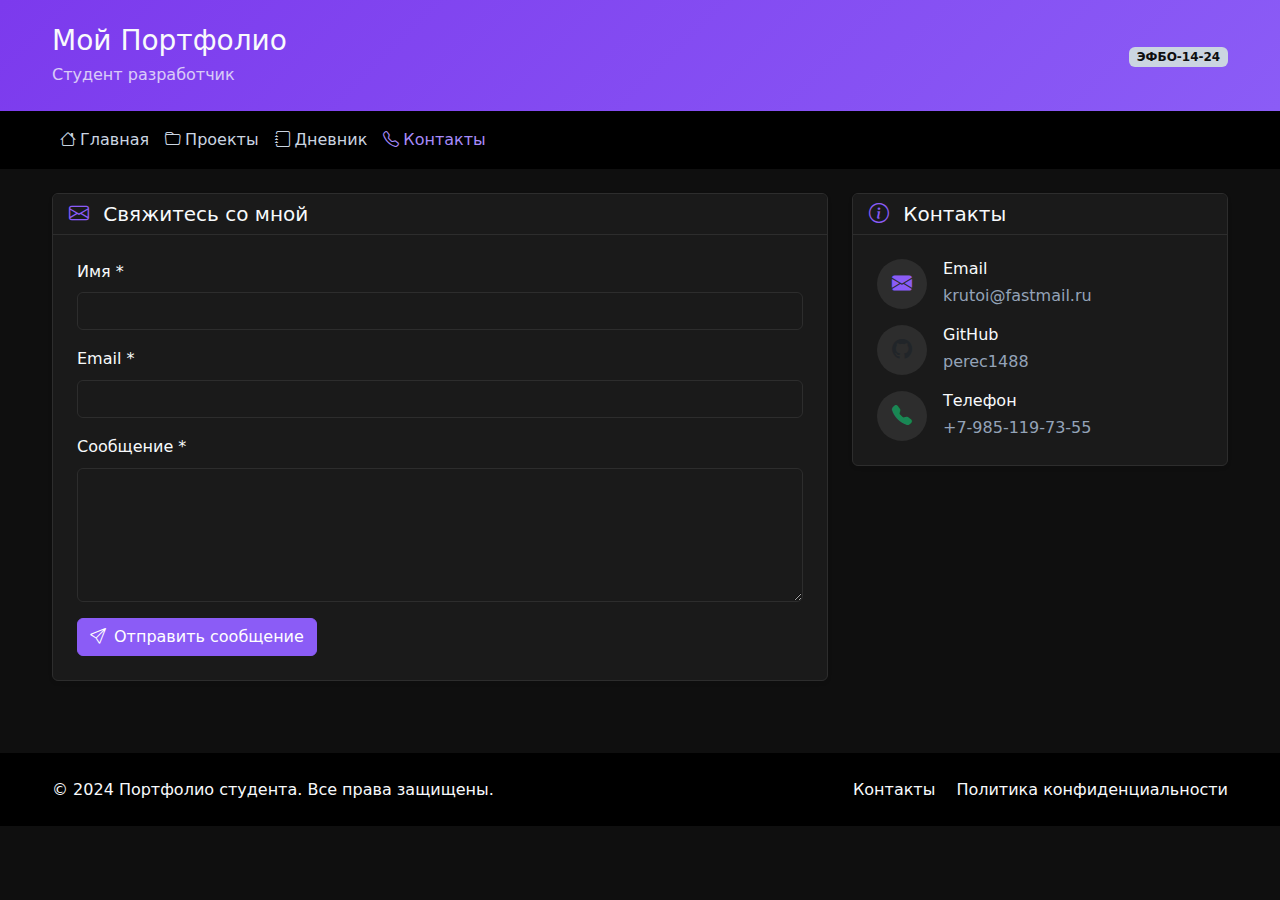
<file: pages/contacts.html>
<!DOCTYPE html>
<html lang="ru">
<head>
    <meta charset="UTF-8">
    <meta name="viewport" content="width=device-width, initial-scale=1.0">
    <title>Контакты - Портфолио</title>
    <link href="https://cdn.jsdelivr.net/npm/bootstrap@5.3.2/dist/css/bootstrap.min.css" rel="stylesheet">
    <link rel="stylesheet" href="https://cdn.jsdelivr.net/npm/bootstrap-icons@1.11.1/font/bootstrap-icons.css">
    <link rel="stylesheet" href="../style.css">
</head>
<body>
    <div class="container-fluid p-0">
        <header class="bg-primary text-white py-4">
            <div class="container">
                <div class="row align-items-center">
                    <div class="col">
                        <h1 class="h3 mb-1">Мой Портфолио</h1>
                        <p class="mb-0 opacity-75">Студент разработчик</p>
                    </div>
                    <div class="col-auto">
                        <span class="badge bg-light text-primary">ЭФБО-14-24</span>
                    </div>
                </div>
            </div>
        </header>
        
        <nav class="navbar navbar-expand-lg navbar-dark bg-dark">
            <div class="container">
                <button class="navbar-toggler" type="button" data-bs-toggle="collapse" data-bs-target="#navbarNav">
                    <span class="navbar-toggler-icon"></span>
                </button>
                <div class="collapse navbar-collapse" id="navbarNav">
                    <ul class="navbar-nav">
                        <li class="nav-item">
                            <a class="nav-link" href="../index.html">
                                <i class="bi bi-house me-1"></i>Главная
                            </a>
                        </li>
                        <li class="nav-item">
                            <a class="nav-link" href="project.html">
                                <i class="bi bi-folder me-1"></i>Проекты
                            </a>
                        </li>
                        <li class="nav-item">
                            <a class="nav-link" href="diary.html">
                                <i class="bi bi-journal me-1"></i>Дневник
                            </a>
                        </li>
                        <li class="nav-item">
                            <a class="nav-link active" href="contacts.html">
                                <i class="bi bi-telephone me-1"></i>Контакты
                            </a>
                        </li>
                    </ul>
                </div>
            </div>
        </nav>

        <main class="container my-4">
            <div class="row">
                <div class="col-lg-8 mb-4">
                    <div class="card shadow-sm contact-card">
                        <div class="card-header bg-light">
                            <h3 class="card-title h5 mb-0">
                                <i class="bi bi-envelope text-primary me-2"></i>
                                Свяжитесь со мной
                            </h3>
                        </div>
                        <div class="card-body p-4">
                            <form id="contactForm" novalidate>
                                <div class="mb-3">
                                    <label for="name" class="form-label">Имя *</label>
                                    <input type="text" class="form-control" id="name" required>
                                    <div class="invalid-feedback">
                                        Введите ваше имя.
                                    </div>
                                </div>
                                
                                <div class="mb-3">
                                    <label for="email" class="form-label">Email *</label>
                                    <input type="email" class="form-control" id="email" required>
                                    <div class="invalid-feedback">
                                        Введите корректный email адрес.
                                    </div>
                                </div>
                                
                                <div class="mb-3">
                                    <label for="message" class="form-label">Сообщение *</label>
                                    <textarea class="form-control" id="message" rows="5" required></textarea>
                                    <div class="invalid-feedback">
                                        Введите ваше сообщение.
                                    </div>
                                </div>
                                
                                <button type="submit" class="btn btn-primary">
                                    <i class="bi bi-send me-2"></i>Отправить сообщение
                                </button>
                            </form>
                        </div>
                    </div>
                </div>

                <div class="col-lg-4">
                    <div class="card shadow-sm contact-card">
                        <div class="card-header bg-light">
                            <h3 class="card-title h5 mb-0">
                                <i class="bi bi-info-circle text-primary me-2"></i>
                                Контакты
                            </h3>
                        </div>
                        <div class="card-body p-4">
                            <div class="d-flex align-items-center mb-3">
                                <div class="contact-icon me-3">
                                    <i class="bi bi-envelope-fill text-primary"></i>
                                </div>
                                <div>
                                    <h6 class="mb-1">Email</h6>
                                    <p class="mb-0 text-muted">krutoi@fastmail.ru</p>
                                </div>
                            </div>
                            
                            <div class="d-flex align-items-center mb-3">
                                <div class="contact-icon me-3">
                                    <i class="bi bi-github text-dark"></i>
                                </div>
                                <div>
                                    <h6 class="mb-1">GitHub</h6>
                                    <p class="mb-0 text-muted">perec1488</p>
                                </div>
                            </div>
                        
                            <div class="d-flex align-items-center">
                                <div class="contact-icon me-3">
                                    <i class="bi bi-telephone-fill text-success"></i>
                                </div>
                                <div>
                                    <h6 class="mb-1">Телефон</h6>
                                    <p class="mb-0 text-muted">+7-985-119-73-55</p>
                                </div>
                            </div>
                        </div>
                    </div>
                </div>
            </div>
        </main>

        <footer class="bg-dark text-white py-4 mt-5">
            <div class="container">
                <div class="row align-items-center">
                    <div class="col-md-6">
                        <p class="mb-0">&copy; 2024 Портфолио студента. Все права защищены.</p>
                    </div>
                    <div class="col-md-6 text-md-end">
                        <a href="contacts.html" class="text-white text-decoration-none me-3">Контакты</a>
                        <a href="#" class="text-white text-decoration-none">Политика конфиденциальности</a>
                    </div>
                </div>
            </div>
        </footer>
    </div>

    <script src="https://cdn.jsdelivr.net/npm/bootstrap@5.3.2/dist/js/bootstrap.bundle.min.js"></script>
    <script>
        document.addEventListener('DOMContentLoaded', function() {
            const form = document.getElementById('contactForm');

            form.addEventListener('submit', function(event) {
                event.preventDefault();
                event.stopPropagation();

                if (form.checkValidity()) {
                    alert('Сообщение отправлено! Я свяжусь с вами в ближайшее время.');
                    form.reset();
                    form.classList.remove('was-validated');
                    
                    const inputs = form.querySelectorAll('input, textarea');
                    inputs.forEach(input => {
                        input.classList.remove('is-valid', 'is-invalid');
                    });
                } else {
                    alert('Пожалуйста, заполните все обязательные поля корректно.');
                }

                form.classList.add('was-validated');
            });

            const inputs = form.querySelectorAll('input, textarea');
            inputs.forEach(input => {
                input.addEventListener('input', function() {
                    if (this.checkValidity()) {
                        this.classList.remove('is-invalid');
                        this.classList.add('is-valid');
                    } else {
                        this.classList.remove('is-valid');
                        this.classList.add('is-invalid');
                    }
                });
            });
        });
    </script>
</body>
</html>
</file>
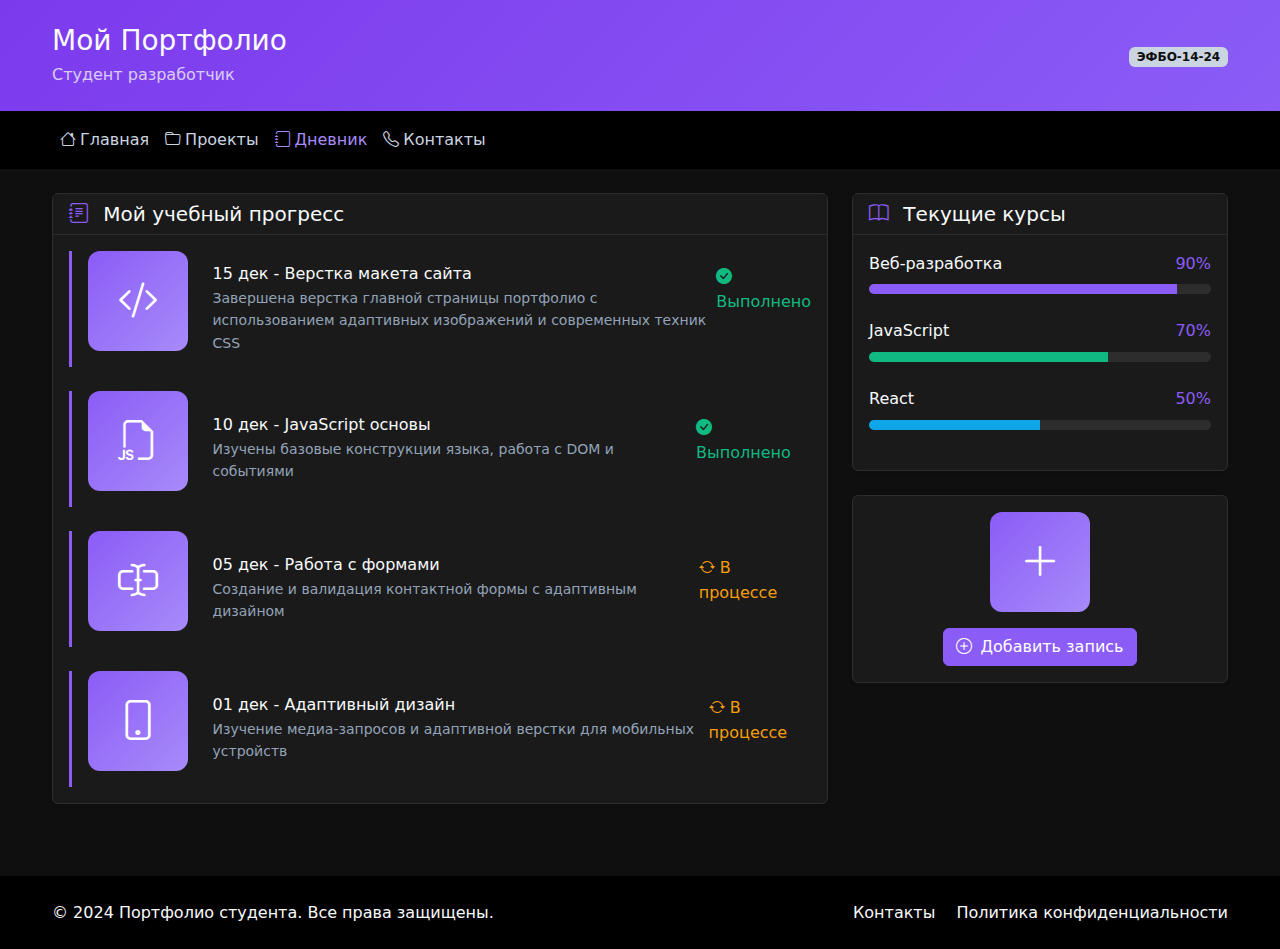
<file: pages/diary.html>
<!DOCTYPE html>
<html lang="ru">
<head>
    <meta charset="UTF-8">
    <meta name="viewport" content="width=device-width, initial-scale=1.0">
    <title>Дневник - Портфолио</title>
    <link href="https://cdn.jsdelivr.net/npm/bootstrap@5.3.2/dist/css/bootstrap.min.css" rel="stylesheet">
    <link rel="stylesheet" href="https://cdn.jsdelivr.net/npm/bootstrap-icons@1.11.1/font/bootstrap-icons.css">
    <link rel="stylesheet" href="../style.css">
</head>
<body>
    <div class="container-fluid p-0">
        <header class="bg-primary text-white py-4">
            <div class="container">
                <div class="row align-items-center">
                    <div class="col">
                        <h1 class="h3 mb-1">Мой Портфолио</h1>
                        <p class="mb-0 opacity-75">Студент разработчик</p>
                    </div>
                    <div class="col-auto">
                        <span class="badge bg-light text-primary">ЭФБО-14-24</span>
                    </div>
                </div>
            </div>
        </header>

        <nav class="navbar navbar-expand-lg navbar-dark bg-dark">
            <div class="container">
                <button class="navbar-toggler" type="button" data-bs-toggle="collapse" data-bs-target="#navbarNav">
                    <span class="navbar-toggler-icon"></span>
                </button>
                <div class="collapse navbar-collapse" id="navbarNav">
                    <ul class="navbar-nav">
                        <li class="nav-item">
                            <a class="nav-link" href="../index.html">
                                <i class="bi bi-house me-1"></i>Главная
                            </a>
                        </li>
                        <li class="nav-item">
                            <a class="nav-link" href="project.html">
                                <i class="bi bi-folder me-1"></i>Проекты
                            </a>
                        </li>
                        <li class="nav-item">
                            <a class="nav-link active" href="diary.html">
                                <i class="bi bi-journal me-1"></i>Дневник
                            </a>
                        </li>
                        <li class="nav-item">
                            <a class="nav-link" href="contacts.html">
                                <i class="bi bi-telephone me-1"></i>Контакты
                            </a>
                        </li>
                    </ul>
                </div>
            </div>
        </nav>

        <main class="container my-4">
            <div class="row">
                <div class="col-lg-8 mb-4">
                    <div class="card shadow-sm">
                        <div class="card-header bg-light">
                            <h3 class="card-title h5 mb-0">
                                <i class="bi bi-journal-text text-primary me-2"></i>
                                Мой учебный прогресс
                            </h3>
                        </div>
                        <div class="card-body">
                            <div class="diary-item mb-4">
                                <div class="row align-items-center">
                                    <div class="col-md-2 mb-3 mb-md-0 text-center">
                                        <div class="diary-icon">
                                            <i class="bi bi-code-slash"></i>
                                        </div>
                                    </div>
                                    <div class="col-md-10">
                                        <div class="d-flex justify-content-between align-items-start">
                                            <div>
                                                <h6 class="mb-1">15 дек - Верстка макета сайта</h6>
                                                <p class="text-muted small mb-0">Завершена верстка главной страницы портфолио с использованием адаптивных изображений и современных техник CSS</p>
                                            </div>
                                            <span class="status-completed">
                                                <i class="bi bi-check-circle-fill"></i> Выполнено
                                            </span>
                                        </div>
                                    </div>
                                </div>
                            </div>

                            <div class="diary-item mb-4">
                                <div class="row align-items-center">
                                    <div class="col-md-2 mb-3 mb-md-0 text-center">
                                        <div class="diary-icon">
                                            <i class="bi bi-filetype-js"></i>
                                        </div>
                                    </div>
                                    <div class="col-md-10">
                                        <div class="d-flex justify-content-between align-items-start">
                                            <div>
                                                <h6 class="mb-1">10 дек - JavaScript основы</h6>
                                                <p class="text-muted small mb-0">Изучены базовые конструкции языка, работа с DOM и событиями</p>
                                            </div>
                                            <span class="status-completed">
                                                <i class="bi bi-check-circle-fill"></i> Выполнено
                                            </span>
                                        </div>
                                    </div>
                                </div>
                            </div>

                            <div class="diary-item mb-4">
                                <div class="row align-items-center">
                                    <div class="col-md-2 mb-3 mb-md-0 text-center">
                                        <div class="diary-icon">
                                            <i class="bi bi-input-cursor-text"></i>
                                        </div>
                                    </div>
                                    <div class="col-md-10">
                                        <div class="d-flex justify-content-between align-items-start">
                                            <div>
                                                <h6 class="mb-1">05 дек - Работа с формами</h6>
                                                <p class="text-muted small mb-0">Создание и валидация контактной формы с адаптивным дизайном</p>
                                            </div>
                                            <span class="status-in-progress">
                                                <i class="bi bi-arrow-repeat"></i> В процессе
                                            </span>
                                        </div>
                                    </div>
                                </div>
                            </div>

                            <div class="diary-item">
                                <div class="row align-items-center">
                                    <div class="col-md-2 mb-3 mb-md-0 text-center">
                                        <div class="diary-icon">
                                            <i class="bi bi-phone"></i>
                                        </div>
                                    </div>
                                    <div class="col-md-10">
                                        <div class="d-flex justify-content-between align-items-start">
                                            <div>
                                                <h6 class="mb-1">01 дек - Адаптивный дизайн</h6>
                                                <p class="text-muted small mb-0">Изучение медиа-запросов и адаптивной верстки для мобильных устройств</p>
                                            </div>
                                            <span class="status-in-progress">
                                                <i class="bi bi-arrow-repeat"></i> В процессе
                                            </span>
                                        </div>
                                    </div>
                                </div>
                            </div>
                        </div>
                    </div>
                </div>

                <div class="col-lg-4">
                    <div class="card shadow-sm">
                        <div class="card-header bg-light">
                            <h3 class="card-title h5 mb-0">
                                <i class="bi bi-book text-primary me-2"></i>
                                Текущие курсы
                            </h3>
                        </div>
                        <div class="card-body">
                            <div class="mb-4">
                                <div class="d-flex justify-content-between mb-2">
                                    <span class="fw-medium">Веб-разработка</span>
                                    <span class="text-primary">90%</span>
                                </div>
                                <div class="progress">
                                    <div class="progress-bar bg-primary" style="width: 90%"></div>
                                </div>
                            </div>

                            <div class="mb-4">
                                <div class="d-flex justify-content-between mb-2">
                                    <span class="fw-medium">JavaScript</span>
                                    <span class="text-primary">70%</span>
                                </div>
                                <div class="progress">
                                    <div class="progress-bar bg-success" style="width: 70%"></div>
                                </div>
                            </div>

                            <div class="mb-4">
                                <div class="d-flex justify-content-between mb-2">
                                    <span class="fw-medium">React</span>
                                    <span class="text-primary">50%</span>
                                </div>
                                <div class="progress">
                                    <div class="progress-bar bg-info" style="width: 50%"></div>
                                </div>
                            </div>
                        </div>
                    </div>

                    <div class="card shadow-sm mt-4">
                        <div class="card-body text-center">
                            <div class="diary-icon mx-auto mb-3">
                                <i class="bi bi-plus-lg"></i>
                            </div>
                            <button class="btn btn-primary" onclick="alert('Функция добавления записи будет реализована в следующем обновлении')">
                                <i class="bi bi-plus-circle me-2"></i>Добавить запись
                            </button>
                        </div>
                    </div>
                </div>
            </div>
        </main>

        <footer class="bg-dark text-white py-4 mt-5">
            <div class="container">
                <div class="row align-items-center">
                    <div class="col-md-6">
                        <p class="mb-0">&copy; 2024 Портфолио студента. Все права защищены.</p>
                    </div>
                    <div class="col-md-6 text-md-end">
                        <a href="contacts.html" class="text-white text-decoration-none me-3">Контакты</a>
                        <a href="#" class="text-white text-decoration-none">Политика конфиденциальности</a>
                    </div>
                </div>
            </div>
        </footer>
    </div>

    <script src="https://cdn.jsdelivr.net/npm/bootstrap@5.3.2/dist/js/bootstrap.bundle.min.js"></script>
</body>
</html>
</file>
<file: style.css>
:root {
    --primary-color: #8b5cf6;
    --primary-dark: #7c3aed;
    --primary-light: #a78bfa;
    --bg-dark: #0f0f0f;
    --bg-card: #1a1a1a;
    --text-primary: #f8fafc;
    --text-secondary: #cbd5e1;
    --text-muted: #94a3b8;
    --border-color: #2d2d2d;
    --shadow: 0 4px 6px -1px rgba(139, 92, 246, 0.1);
    --radius: 12px;
    --transition: all 0.3s ease;
}

* {
    margin: 0;
    padding: 0;
    box-sizing: border-box;
}

body {
    font-family: 'Segoe UI', system-ui, sans-serif;
    line-height: 1.6;
    color: var(--text-primary);
    background-color: var(--bg-dark);
}

.container {
    max-width: 1200px;
    margin: 0 auto;
}

.responsive-img {
    width: 100%;
    height: auto;
    display: block;
}

.profile-img {
    width: 150px;
    height: 150px;
    object-fit: cover;
}

.project-img {
    width: 100%;
    height: 200px;
    object-fit: cover;
    transition: transform 0.3s ease;
    border-radius: var(--radius);
}

.project-img:hover {
    transform: scale(1.05);
}

.project-card {
    transition: transform 0.3s ease;
    background: var(--bg-card);
    border: 1px solid var(--border-color);
    color: var(--text-primary);
}

.project-card:hover {
    transform: translateY(-5px);
}

.filter-btn.active {
    background-color: var(--primary-color);
    color: white;
    border-color: var(--primary-color);
}

.btn-outline-primary {
    color: var(--primary-color);
    border-color: var(--primary-color);
}

.btn-outline-primary:hover {
    background-color: var(--primary-color);
    border-color: var(--primary-color);
    color: white;
}

.btn-primary {
    background-color: var(--primary-color);
    border-color: var(--primary-color);
    color: white;
}

.btn-primary:hover {
    background-color: var(--primary-dark);
    border-color: var(--primary-dark);
    color: white;
}

.progress {
    height: 10px;
    background-color: var(--border-color);
}

.diary-item {
    border-left: 3px solid var(--primary-color);
    padding-left: 1rem;
    color: var(--text-primary);
}

.status-completed {
    color: #10b981;
}

.status-in-progress {
    color: #f59e0b;
}

.diary-icon {
    width: 80px;
    height: 80px;
    display: flex;
    align-items: center;
    justify-content: center;
    background: linear-gradient(135deg, var(--primary-color), var(--primary-light));
    border-radius: 12px;
    margin-bottom: 1rem;
}

.diary-icon i {
    font-size: 2rem;
    color: white;
}

.contact-icon {
    width: 40px;
    height: 40px;
    display: flex;
    align-items: center;
    justify-content: center;
    border-radius: 50%;
    background-color: var(--border-color);
    transition: all 0.3s ease;
}

.contact-icon:hover {
    transform: scale(1.1);
    background-color: var(--primary-color);
}

.contact-icon:hover i {
    color: white !important;
}

.form-control {
    background-color: var(--bg-card);
    border: 1px solid var(--border-color);
    color: var(--text-primary);
}

.form-control:focus {
    background-color: var(--bg-card);
    border-color: var(--primary-color);
    color: var(--text-primary);
    box-shadow: 0 0 0 0.2rem rgba(139, 92, 246, 0.25);
}

.form-label {
    color: var(--text-primary);
}

.contact-card {
    transition: all 0.3s ease;
    background: var(--bg-card);
    border: 1px solid var(--border-color);
    color: var(--text-primary);
}

.contact-card:hover {
    transform: translateY(-2px);
}

.card {
    background: var(--bg-card);
    border: 1px solid var(--border-color);
    transition: var(--transition);
    color: var(--text-primary);
}

.card:hover {
    box-shadow: var(--shadow);
}

.card-header {
    background: var(--bg-card) !important;
    border-bottom: 1px solid var(--border-color);
    color: var(--text-primary);
}

.bg-light {
    background-color: var(--bg-card) !important;
    color: var(--text-primary);
}

.bg-primary {
    background: linear-gradient(135deg, var(--primary-dark), var(--primary-color)) !important;
}

.bg-dark {
    background: #000000 !important;
}

.text-primary {
    color: var(--primary-color) !important;
}

.text-white {
    color: var(--text-primary) !important;
}

.text-muted {
    color: var(--text-muted) !important;
}

.border-color {
    border-color: var(--border-color) !important;
}

.badge {
    font-size: 0.75rem;
}

.badge.bg-primary {
    background: var(--primary-color) !important;
    color: white;
}

.badge.bg-success {
    background: #10b981 !important;
    color: white;
}

.badge.bg-info {
    background: #0ea5e9 !important;
    color: white;
}

.badge.bg-warning {
    background: #f59e0b !important;
    color: white;
}

.badge.bg-light {
    background: var(--text-secondary) !important;
    color: var(--bg-dark) !important;
}

.progress-bar.bg-primary {
    background: var(--primary-color) !important;
}

.progress-bar.bg-success {
    background: #10b981 !important;
}

.progress-bar.bg-info {
    background: #0ea5e9 !important;
}

.progress-bar.bg-warning {
    background: #f59e0b !important;
}

.navbar-dark .nav-link {
    color: var(--text-secondary);
}

.navbar-dark .nav-link:hover,
.navbar-dark .nav-link.active {
    color: var(--primary-light);
}

.card-title {
    color: var(--text-primary);
}

.card-text {
    color: var(--text-primary);
}

h1, h2, h3, h4, h5, h6 {
    color: var(--text-primary);
}

p {
    color: var(--text-primary);
}

span {
    color: var(--text-primary);
}

small {
    color: var(--text-muted);
}

.modal-content {
    background: var(--bg-card);
    color: var(--text-primary);
}

.modal-header {
    border-bottom: 1px solid var(--border-color);
}

.modal-title {
    color: var(--text-primary);
}

@media (max-width: 768px) {
    .profile-img {
        width: 120px;
        height: 120px;
    }
    
    .project-img {
        height: 150px;
    }
    
    .diary-icon {
        width: 60px;
        height: 60px;
        margin-bottom: 0.75rem;
    }
    
    .diary-icon i {
        font-size: 1.5rem;
    }
    
    .diary-item {
        padding-left: 0.5rem;
        margin-left: 0.5rem;
    }
    
    .contact-icon {
        width: 35px;
        height: 35px;
    }
    
    .card-body.p-4 {
        padding: 1.5rem !important;
    }
}

@media (max-width: 480px) {
    .profile-img {
        width: 100px;
        height: 100px;
    }
    
    .project-img {
        height: 120px;
    }
    
    .diary-icon {
        width: 50px;
        height: 50px;
    }
    
    .diary-icon i {
        font-size: 1.25rem;
    }
    
    .filter-btn {
        font-size: 0.8rem;
        padding: 0.375rem 0.5rem;
    }
    
    .diary-item {
        border-left-width: 2px;
        padding-left: 0.75rem;
    }
    
    .contact-icon {
        width: 30px;
        height: 30px;
    }
    
    .contact-icon i {
        font-size: 0.875rem;
    }
    
    .btn {
        font-size: 0.875rem;
        padding: 0.5rem 1rem;
    }
}

@media (min-height: 800px) and (min-width: 1200px) {
    .project-img {
        height: 250px;
    }
    
    .diary-icon {
        width: 100px;
        height: 100px;
    }
    
    .diary-icon i {
        font-size: 2.5rem;
    }
    
    .contact-icon {
        width: 50px;
        height: 50px;
    }
    
    .contact-icon i {
        font-size: 1.25rem;
    }
}

picture {
    display: block;
}

.modal-img {
    width: 100%;
    height: auto;
    max-height: 400px;
    object-fit: contain;
}

@media print {
    .project-img {
        height: 150px;
    }
    
    .card {
        box-shadow: none !important;
        border: 1px solid #ddd !important;
    }
    
    .modal {
        position: relative !important;
        display: block !important;
    }
    
    .diary-item {
        border-left: 2px solid #000;
    }
    
    .diary-icon {
        background: #000 !important;
    }
    
    .contact-icon {
        background: #f8f9fa !important;
        border: 1px solid #dee2e6;
    }
    
    .btn {
        display: none !important;
    }
}
</file>
